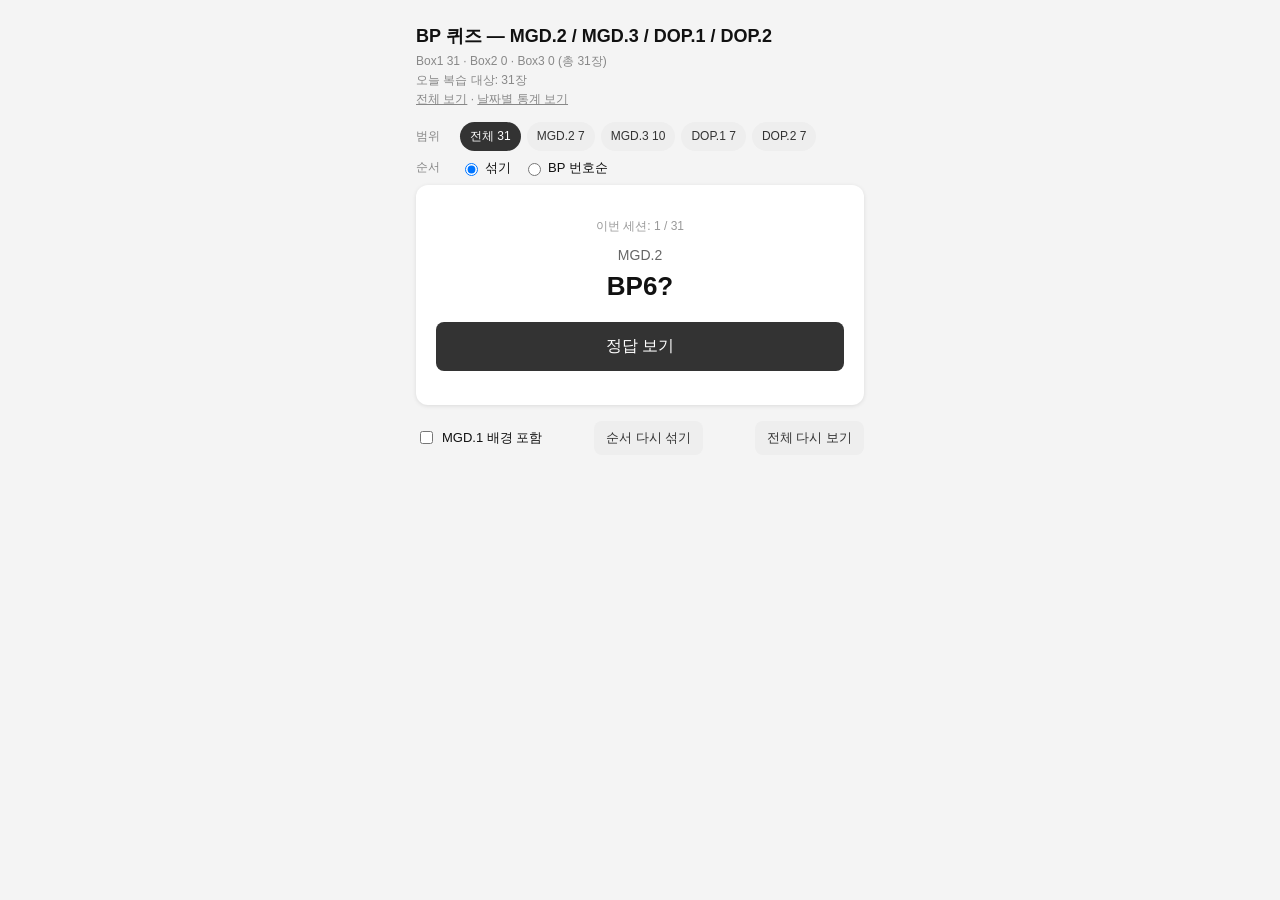
<file: index.html>
<!doctype html>
<html lang="ko">
<head>
<meta charset="utf-8">
<meta name="viewport" content="width=device-width, initial-scale=1, viewport-fit=cover">
<title>BP 퀴즈 — MGD.2/3, DOP.1/2</title>
<link rel="stylesheet" href="style.css">
</head>
<body>
<div class="wrap">
  <h1>BP 퀴즈 — MGD.2 / MGD.3 / DOP.1 / DOP.2</h1>
  <div class="stats">
    <div id="examInfo"></div>
    <div id="boxCounts"></div>
    <div id="dueCount"></div>
    <div><a href="study.html">전체 보기</a> · <a href="stats.html">날짜별 통계 보기</a></div>
  </div>

  <div class="mode-row">
    <span class="mode-label">범위</span>
    <div id="scopeChips" class="chips"></div>
  </div>
  <div class="mode-row">
    <span class="mode-label">순서</span>
    <label><input type="radio" name="order" id="orderShuffle" value="shuffle"> 섞기</label>
    <label><input type="radio" name="order" id="orderSequential" value="sequential"> BP 번호순</label>
  </div>

  <div class="card-box" id="cardArea"></div>

  <div class="controls">
    <label><input type="checkbox" id="includeBgToggle"> MGD.1 배경 포함</label>
    <button id="reshuffleBtn">순서 다시 섞기</button>
    <button id="reviewAllBtn">전체 다시 보기</button>
  </div>
</div>

<script src="deck.js"></script>
<script src="app.js"></script>
</body>
</html>
</file>
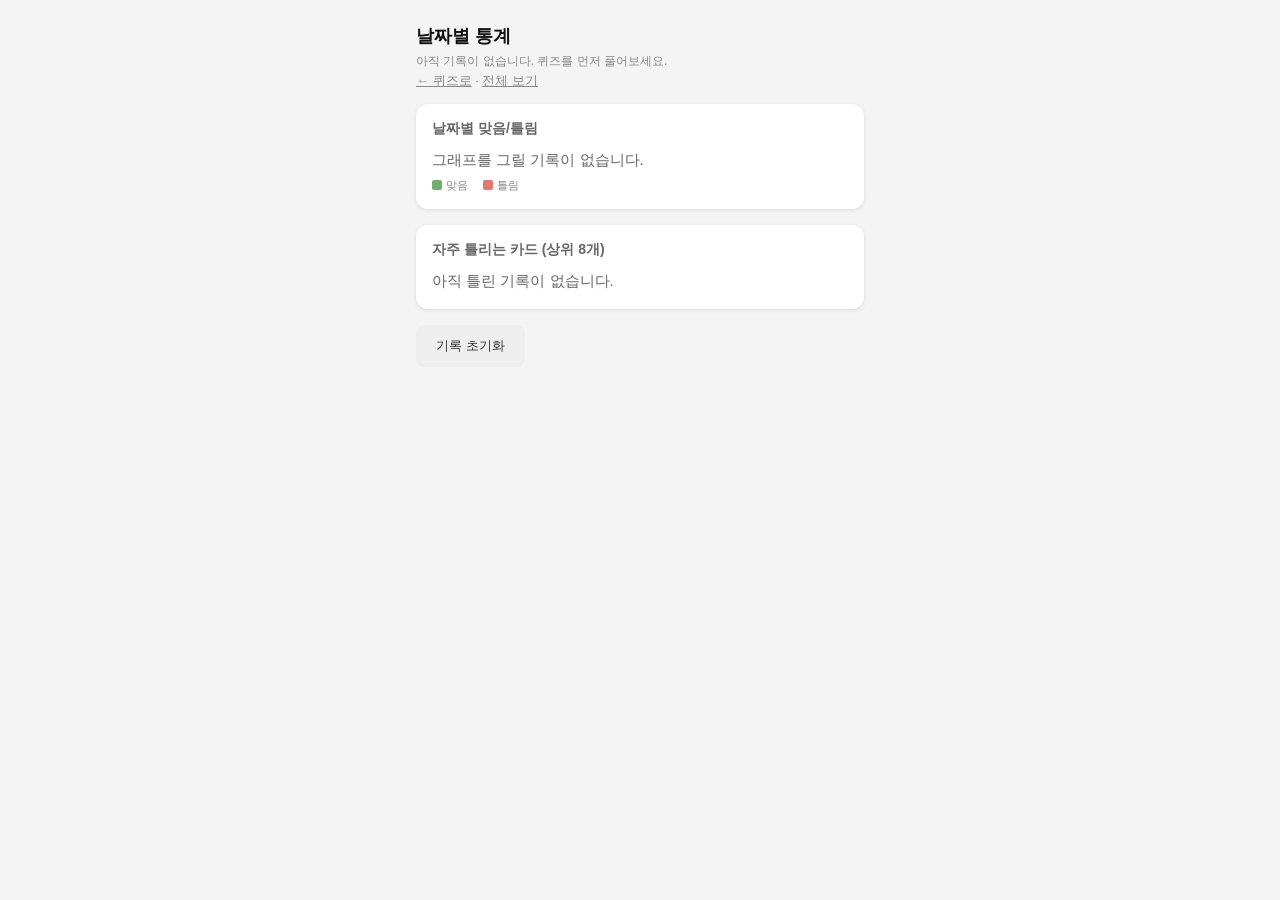
<file: stats.html>
<!doctype html>
<html lang="ko">
<head>
<meta charset="utf-8">
<meta name="viewport" content="width=device-width, initial-scale=1, viewport-fit=cover">
<title>BP 퀴즈 통계</title>
<link rel="stylesheet" href="style.css">
</head>
<body>
<div class="wrap">
  <h1>날짜별 통계</h1>
  <div class="stats">
    <div id="summary"></div>
    <div class="back-link"><a href="index.html">← 퀴즈로</a> · <a href="study.html">전체 보기</a></div>
  </div>

  <div class="panel">
    <h2>날짜별 맞음/틀림</h2>
    <div id="chart"></div>
    <div class="legend">
      <span><i style="background:#6fae6f"></i>맞음</span>
      <span><i style="background:#e07a6f"></i>틀림</span>
    </div>
  </div>

  <div class="panel">
    <h2>자주 틀리는 카드 (상위 8개)</h2>
    <div id="worstList"></div>
  </div>

  <button id="resetBtn" style="background:#eee;color:#333;font-size:13px;">기록 초기화</button>
</div>

<script src="deck.js"></script>
<script src="stats.js"></script>
</body>
</html>
</file>
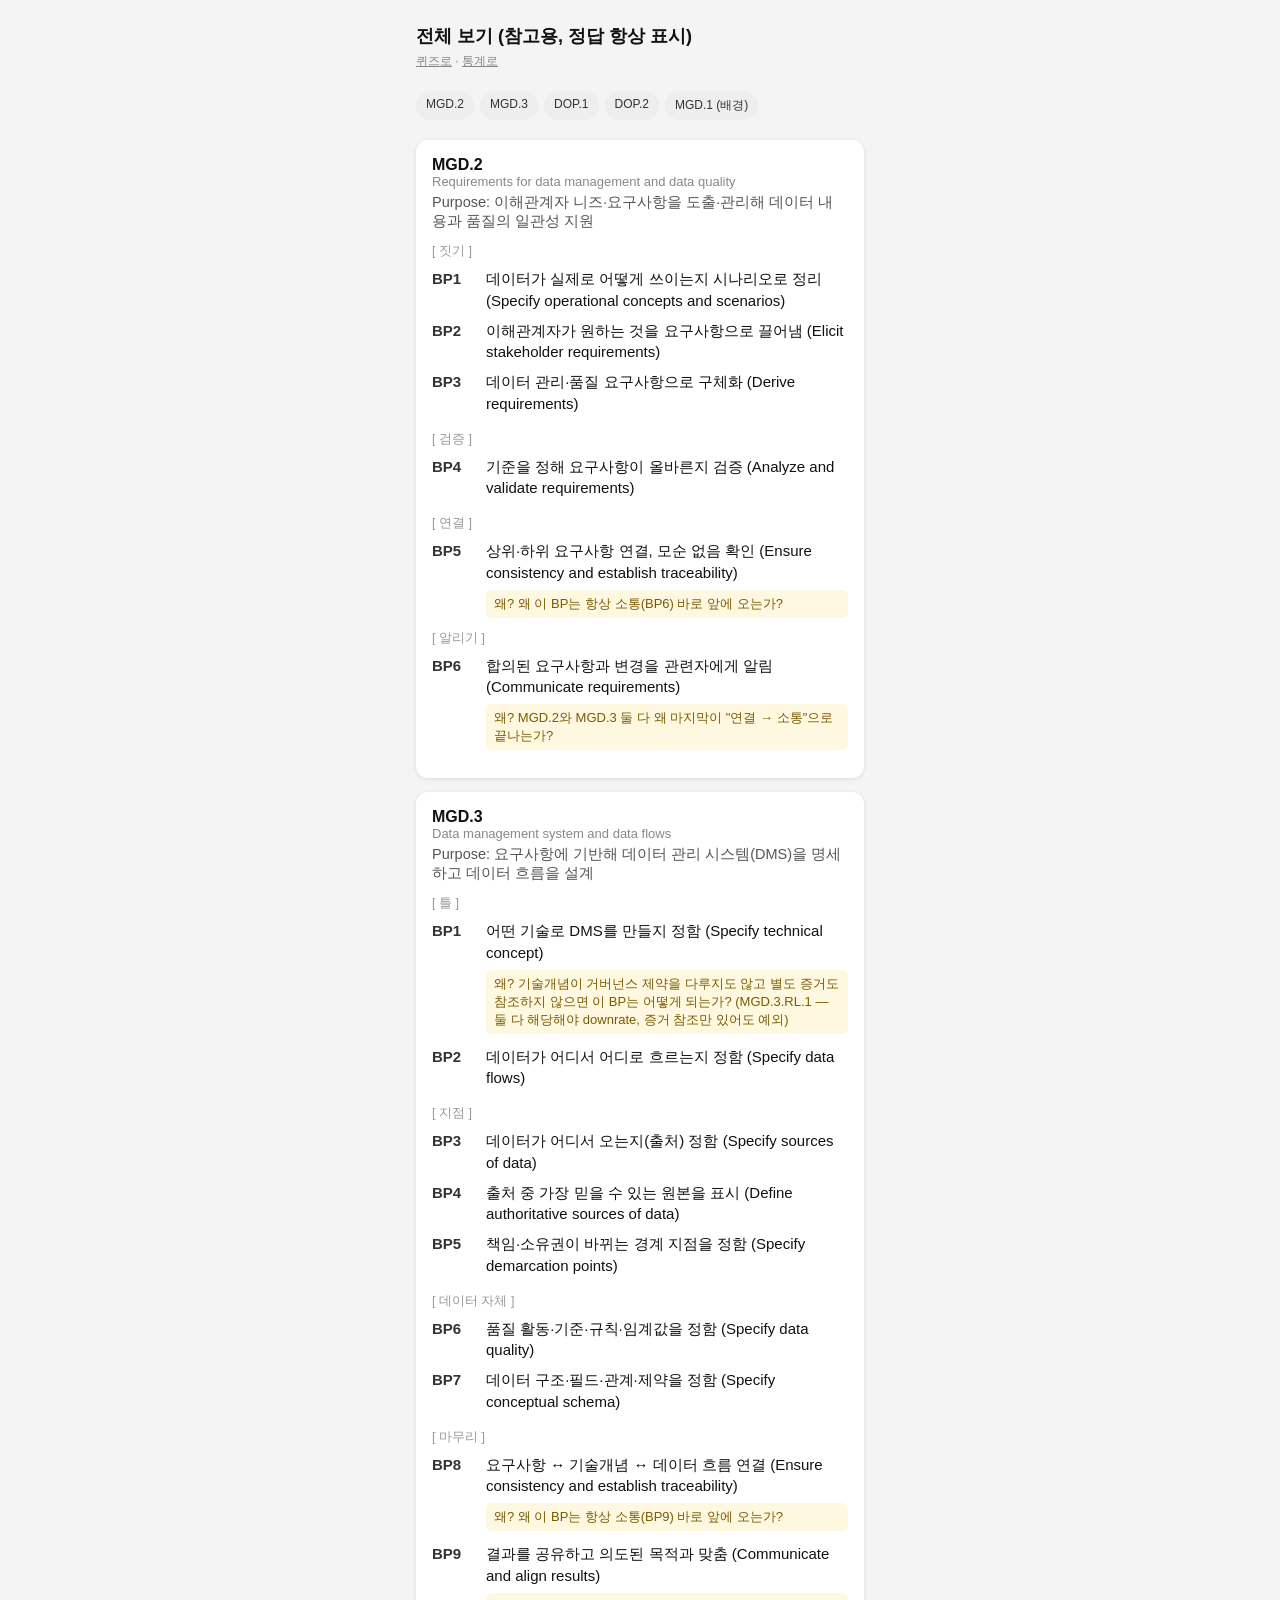
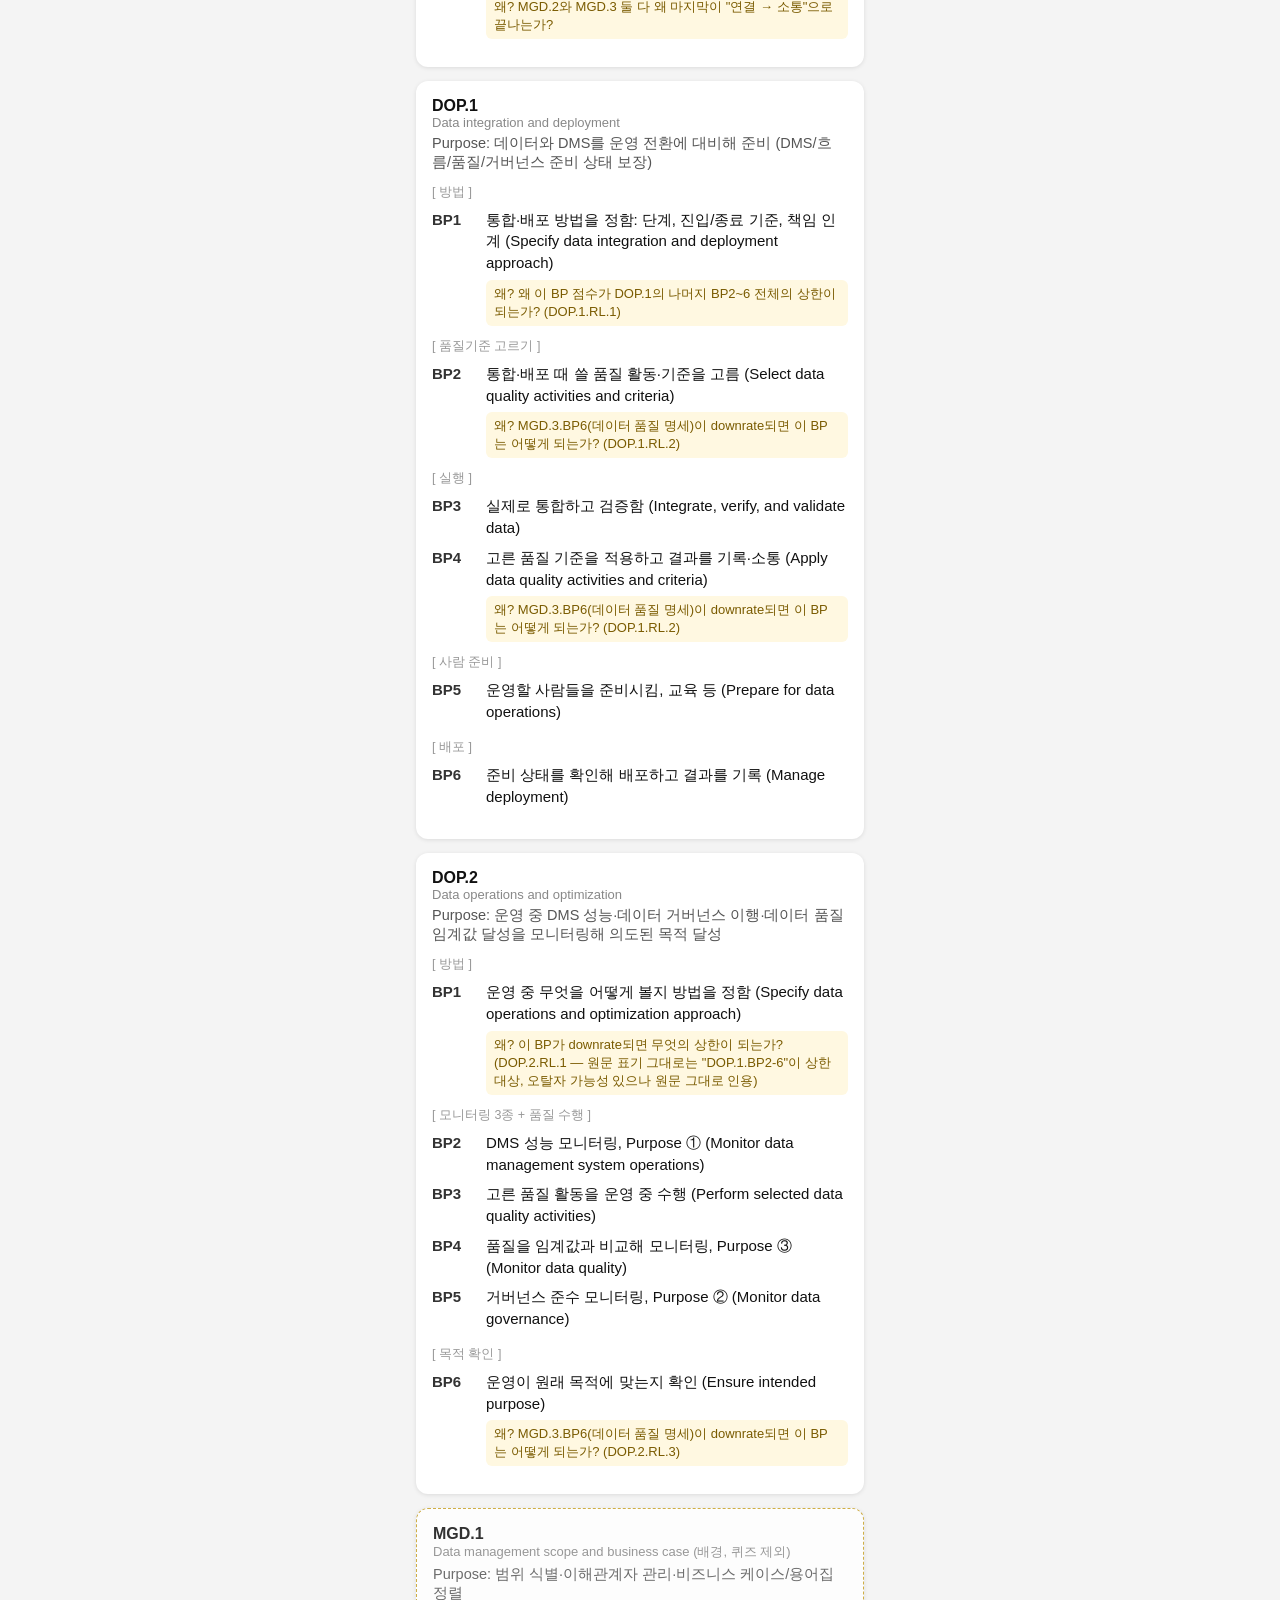
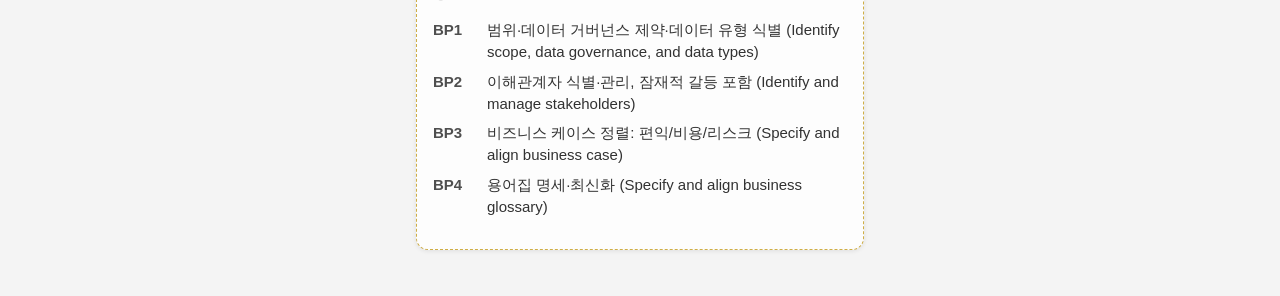
<file: study.html>
<!doctype html>
<html lang="ko">
<head>
<meta charset="utf-8">
<meta name="viewport" content="width=device-width, initial-scale=1, viewport-fit=cover">
<title>BP 전체 보기</title>
<link rel="stylesheet" href="style.css">
</head>
<body>
<div class="wrap">
  <h1>전체 보기 (참고용, 정답 항상 표시)</h1>
  <div class="stats">
    <div><a href="index.html">퀴즈로</a> · <a href="stats.html">통계로</a></div>
  </div>

  <nav id="jumpNav"></nav>
  <div id="studyMain"></div>
</div>

<script src="deck.js"></script>
<script src="study.js"></script>
</body>
</html>
</file>
<file: style.css>
:root {
  color-scheme: light dark;
  padding-top: env(safe-area-inset-top, 0px);
  padding-bottom: env(safe-area-inset-bottom, 0px);
}
* { box-sizing: border-box; }
body {
  margin: 0;
  font-family: -apple-system, "Apple SD Gothic Neo", "Malgun Gothic", sans-serif;
  background: #f4f4f4;
  color: #111;
}
@media (prefers-color-scheme: dark) {
  body { background: #1c1c1e; color: #eee; }
  .card-box, .panel, .proc-section { background: #2c2c2e !important; }
  .why, .bp-why { background: #33301f !important; color: #f0d78c !important; }
  table, .tag { color: inherit; }
  .proc-section .proc-title { color: #aaa; }
  .proc-section .purpose { color: #ccc; }
}
.wrap {
  max-width: 480px;
  margin: 0 auto;
  padding: 16px 16px 32px;
}
h1 { font-size: 18px; margin: 8px 0 4px; }
.stats {
  font-size: 12px;
  color: #888;
  margin-bottom: 12px;
  line-height: 1.6;
}
.stats a { color: inherit; }
.card-box {
  background: #fff;
  border-radius: 12px;
  padding: 24px 20px;
  min-height: 220px;
  display: flex;
  flex-direction: column;
  align-items: center;
  justify-content: center;
  text-align: center;
  box-shadow: 0 1px 4px rgba(0,0,0,0.1);
}
.progress { font-size: 12px; color: #999; margin-bottom: 12px; }
.proc { font-size: 14px; color: #666; }
.tag { font-size: 11px; color: #c08a00; margin-left: 4px; }
.bp { font-size: 26px; font-weight: 700; margin: 8px 0 20px; }
.answer { font-size: 16px; line-height: 1.5; margin-bottom: 12px; }
.why {
  font-size: 13px;
  background: #fff8e1;
  color: #7a5b00;
  border-radius: 8px;
  padding: 8px 12px;
  margin-bottom: 16px;
}
.empty { font-size: 15px; line-height: 1.6; color: #666; }
button {
  font-size: 15px;
  border: none;
  border-radius: 8px;
  padding: 12px 20px;
  cursor: pointer;
}
.primary {
  background: #333;
  color: #fff;
  width: 100%;
  padding: 14px;
  font-size: 16px;
}
.grade-row {
  display: flex;
  gap: 10px;
  width: 100%;
}
.grade { flex: 1; padding: 14px; font-size: 16px; font-weight: 600; }
.grade.wrong { background: #f4c7c3; color: #7a1f1a; }
.grade.right { background: #c5e8c5; color: #1f5c1f; }
.controls {
  display: flex;
  align-items: center;
  justify-content: space-between;
  flex-wrap: wrap;
  gap: 10px;
  margin-top: 16px;
  font-size: 13px;
}
.controls label { display: flex; align-items: center; gap: 6px; }
.controls button {
  background: #eee;
  color: #333;
  font-size: 13px;
  padding: 8px 12px;
}
@media (prefers-color-scheme: dark) {
  .controls button { background: #3a3a3c; color: #eee; }
}

/* index.html 범위·순서 선택, 시험 D-day, 흐름 줄 */
#examInfo { font-weight: 600; }
.mode-row {
  display: flex;
  align-items: center;
  flex-wrap: wrap;
  gap: 8px 12px;
  margin-bottom: 8px;
  font-size: 13px;
}
.mode-label { flex: none; width: 32px; font-size: 12px; color: #888; }
.mode-row label { display: flex; align-items: center; gap: 4px; }
.chips { display: flex; flex-wrap: wrap; gap: 6px; }
.chip { font-size: 12px; padding: 6px 10px; border-radius: 999px; background: #eee; color: #333; }
.chip.active { background: #333; color: #fff; }
.tag.retry { color: #b3261e; }
.flow { font-size: 12.5px; line-height: 1.6; color: #777; margin-bottom: 14px; }
.flow-group.current { color: #111; font-weight: 700; }
@media (prefers-color-scheme: dark) {
  .chip { background: #3a3a3c; color: #eee; }
  .chip.active { background: #eee; color: #111; }
  .tag.retry { color: #ff8a80; }
  .flow { color: #aaa; }
  .flow-group.current { color: #fff; }
}

/* stats.html 전용 */
.panel {
  background: #fff;
  border-radius: 12px;
  padding: 16px;
  margin-bottom: 16px;
  box-shadow: 0 1px 4px rgba(0,0,0,0.1);
}
.panel h2 { font-size: 14px; margin: 0 0 10px; color: #666; }
#chart { overflow-x: auto; }
#chart svg { display: block; }
.legend { font-size: 11px; color: #888; margin-top: 6px; }
.legend span { display: inline-flex; align-items: center; gap: 4px; margin-right: 12px; }
.legend i { width: 10px; height: 10px; border-radius: 2px; display: inline-block; }
.worst-row {
  display: flex;
  justify-content: space-between;
  font-size: 13px;
  padding: 6px 0;
  border-bottom: 1px solid #eee;
}
@media (prefers-color-scheme: dark) {
  .worst-row { border-bottom-color: #3a3a3c; }
}
.worst-row .wcount { color: #999; font-size: 12px; }
.back-link { font-size: 13px; }

/* study.html 전용 */
#jumpNav {
  position: sticky;
  top: env(safe-area-inset-top, 0px);
  display: flex;
  gap: 6px;
  overflow-x: auto;
  white-space: nowrap;
  background: #f4f4f4;
  padding: 8px 0;
  margin: 0 -16px 12px;
  padding-left: 16px;
  padding-right: 16px;
  z-index: 1;
}
@media (prefers-color-scheme: dark) {
  #jumpNav { background: #1c1c1e; }
}
#jumpNav a {
  flex: none;
  font-size: 12px;
  padding: 6px 10px;
  border-radius: 999px;
  background: #eee;
  color: #333;
  text-decoration: none;
}
@media (prefers-color-scheme: dark) {
  #jumpNav a { background: #3a3a3c; color: #eee; }
}
.proc-section {
  background: #fff;
  border-radius: 12px;
  padding: 16px;
  margin-bottom: 14px;
  box-shadow: 0 1px 4px rgba(0,0,0,0.1);
  scroll-margin-top: 48px;
}
.proc-section.bg { opacity: 0.85; border: 1px dashed #c9a227; }
.proc-section h2 { font-size: 16px; margin: 0 0 4px; }
.proc-section .proc-title { font-size: 13px; color: #888; font-weight: 400; display: block; }
.proc-section .purpose { font-size: 14.5px; color: #555; margin-bottom: 12px; }
.group { margin-bottom: 12px; }
.group-label {
  font-size: 12.5px;
  color: #999;
  text-transform: none;
  margin-bottom: 4px;
}
.bp-row { display: flex; gap: 8px; font-size: 15px; line-height: 1.45; padding: 4px 0; }
.bp-row .bp-num { flex: none; width: 46px; font-weight: 700; color: #333; }
@media (prefers-color-scheme: dark) {
  .bp-row .bp-num { color: #eee; }
  .group-label { color: #999; }
}
.bp-why { font-size: 13px; color: #7a5b00; background: #fff8e1; border-radius: 6px; padding: 5px 8px; margin: 2px 0 8px 54px; }
</file>
